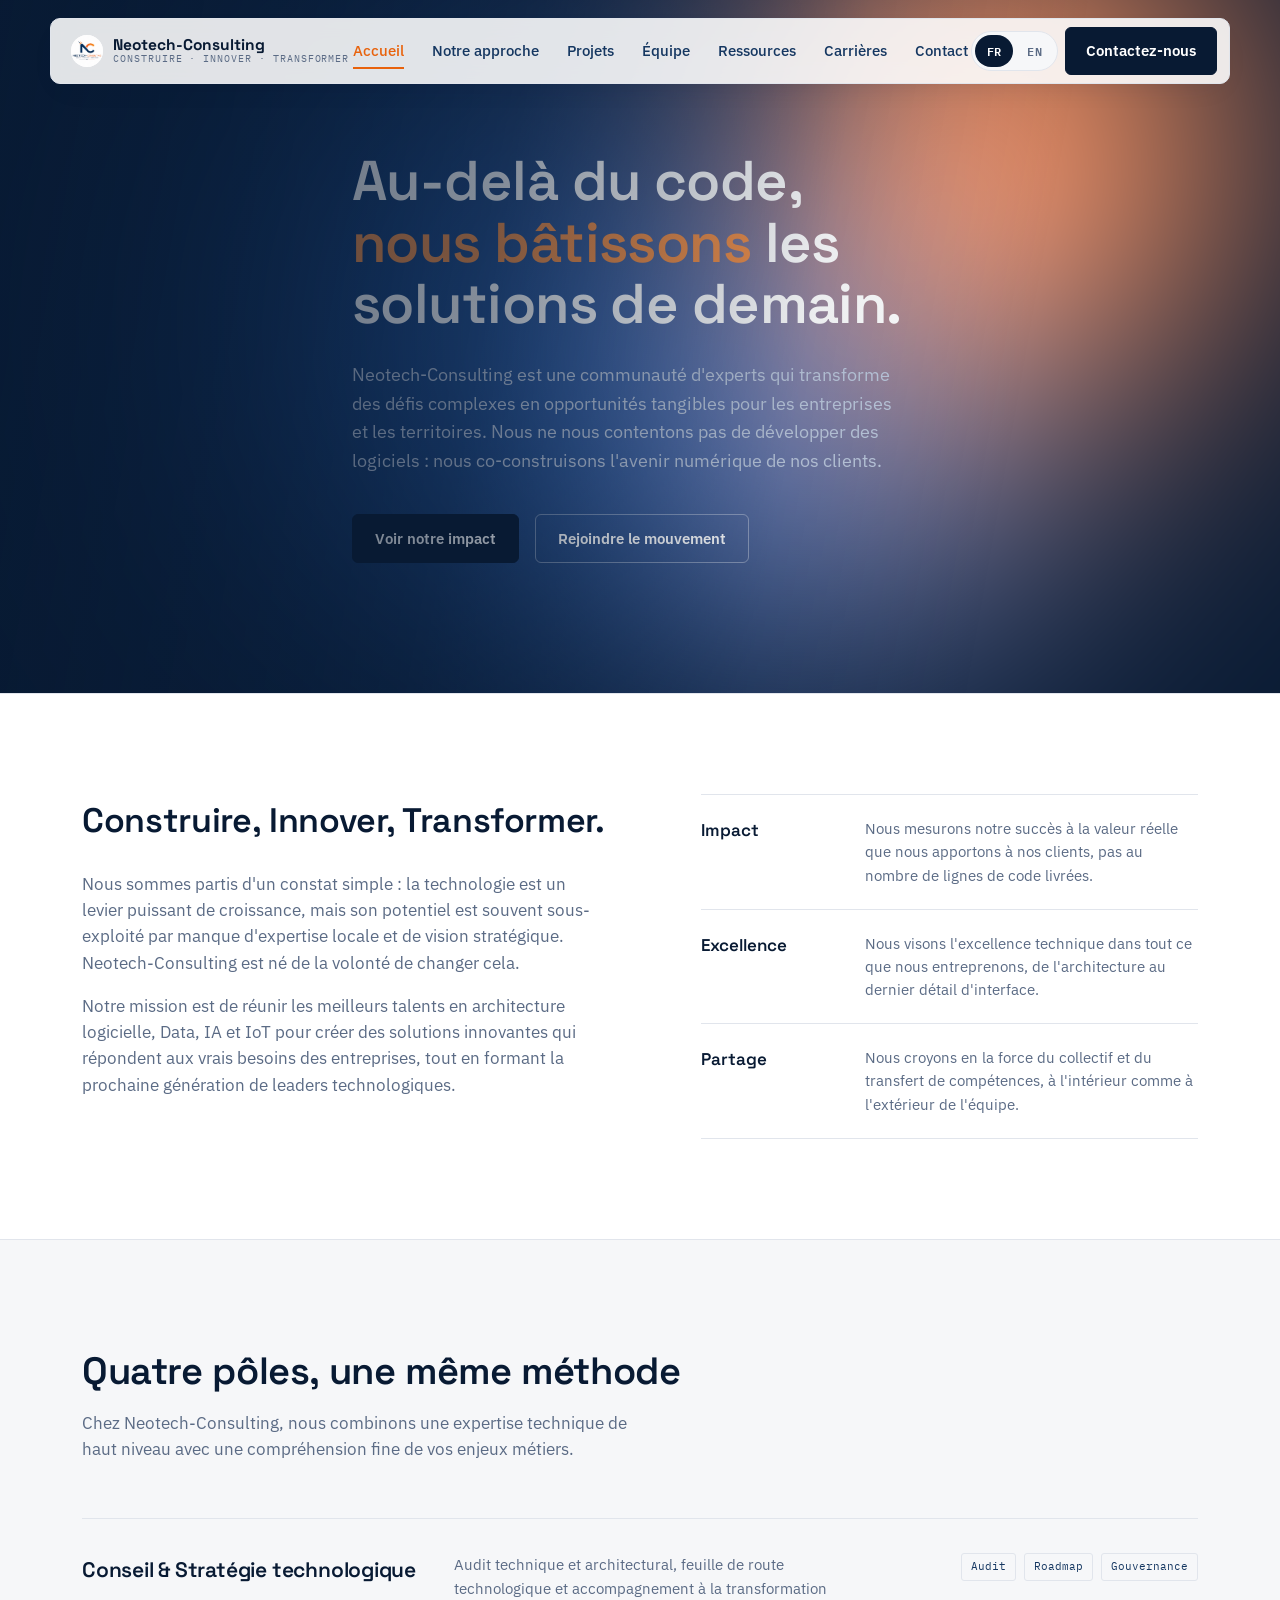
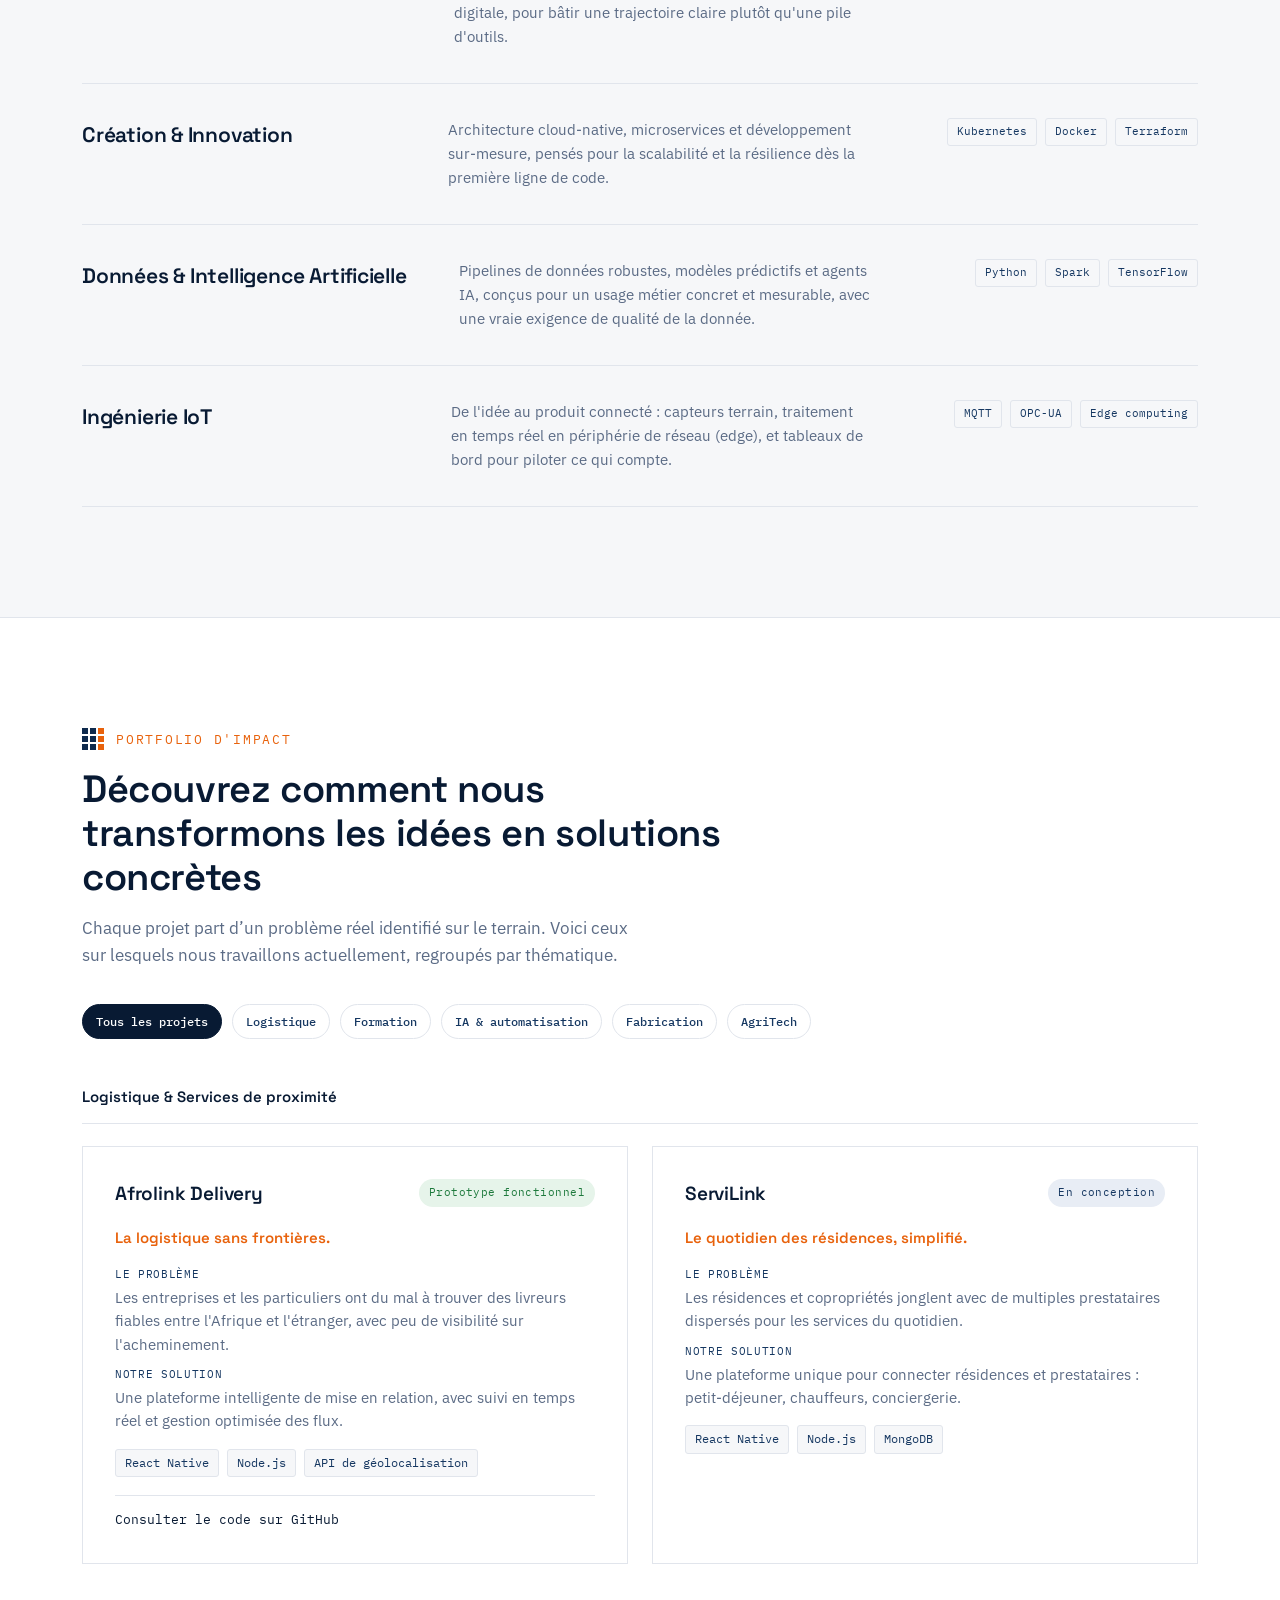
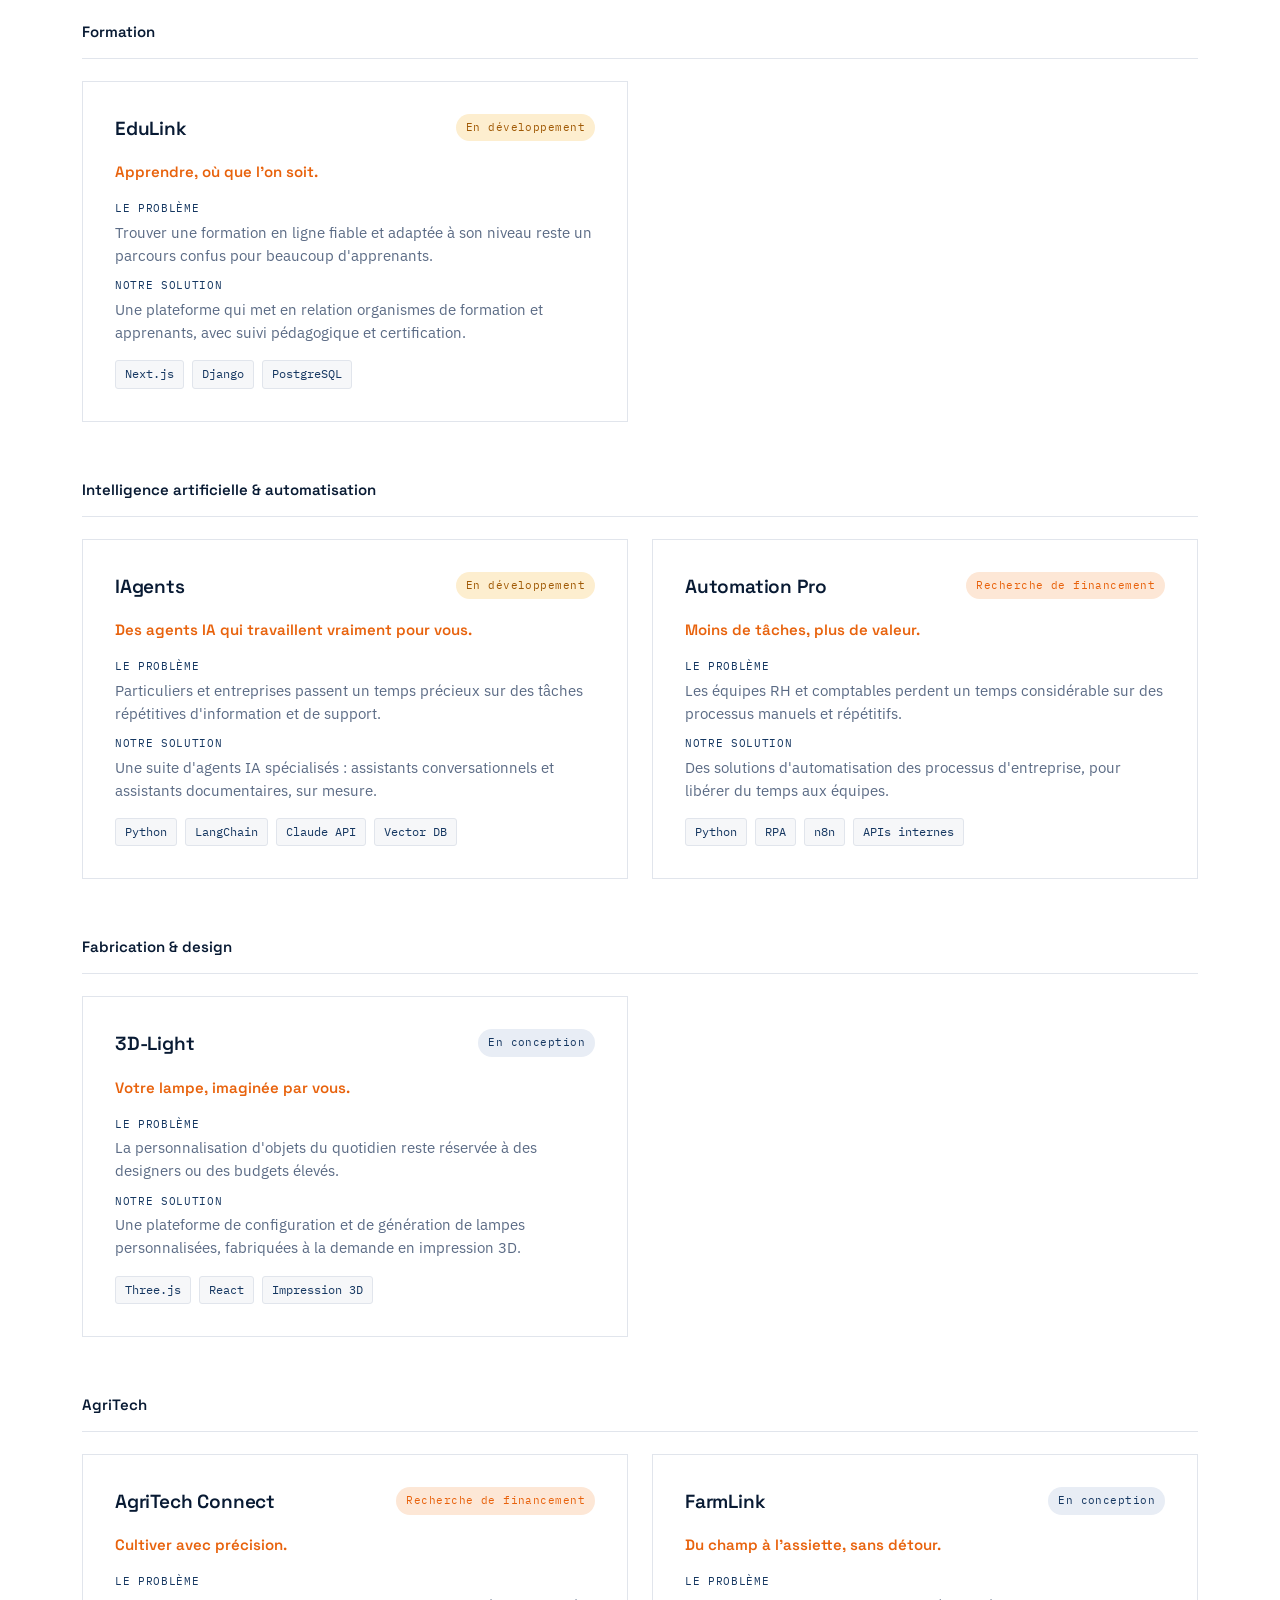
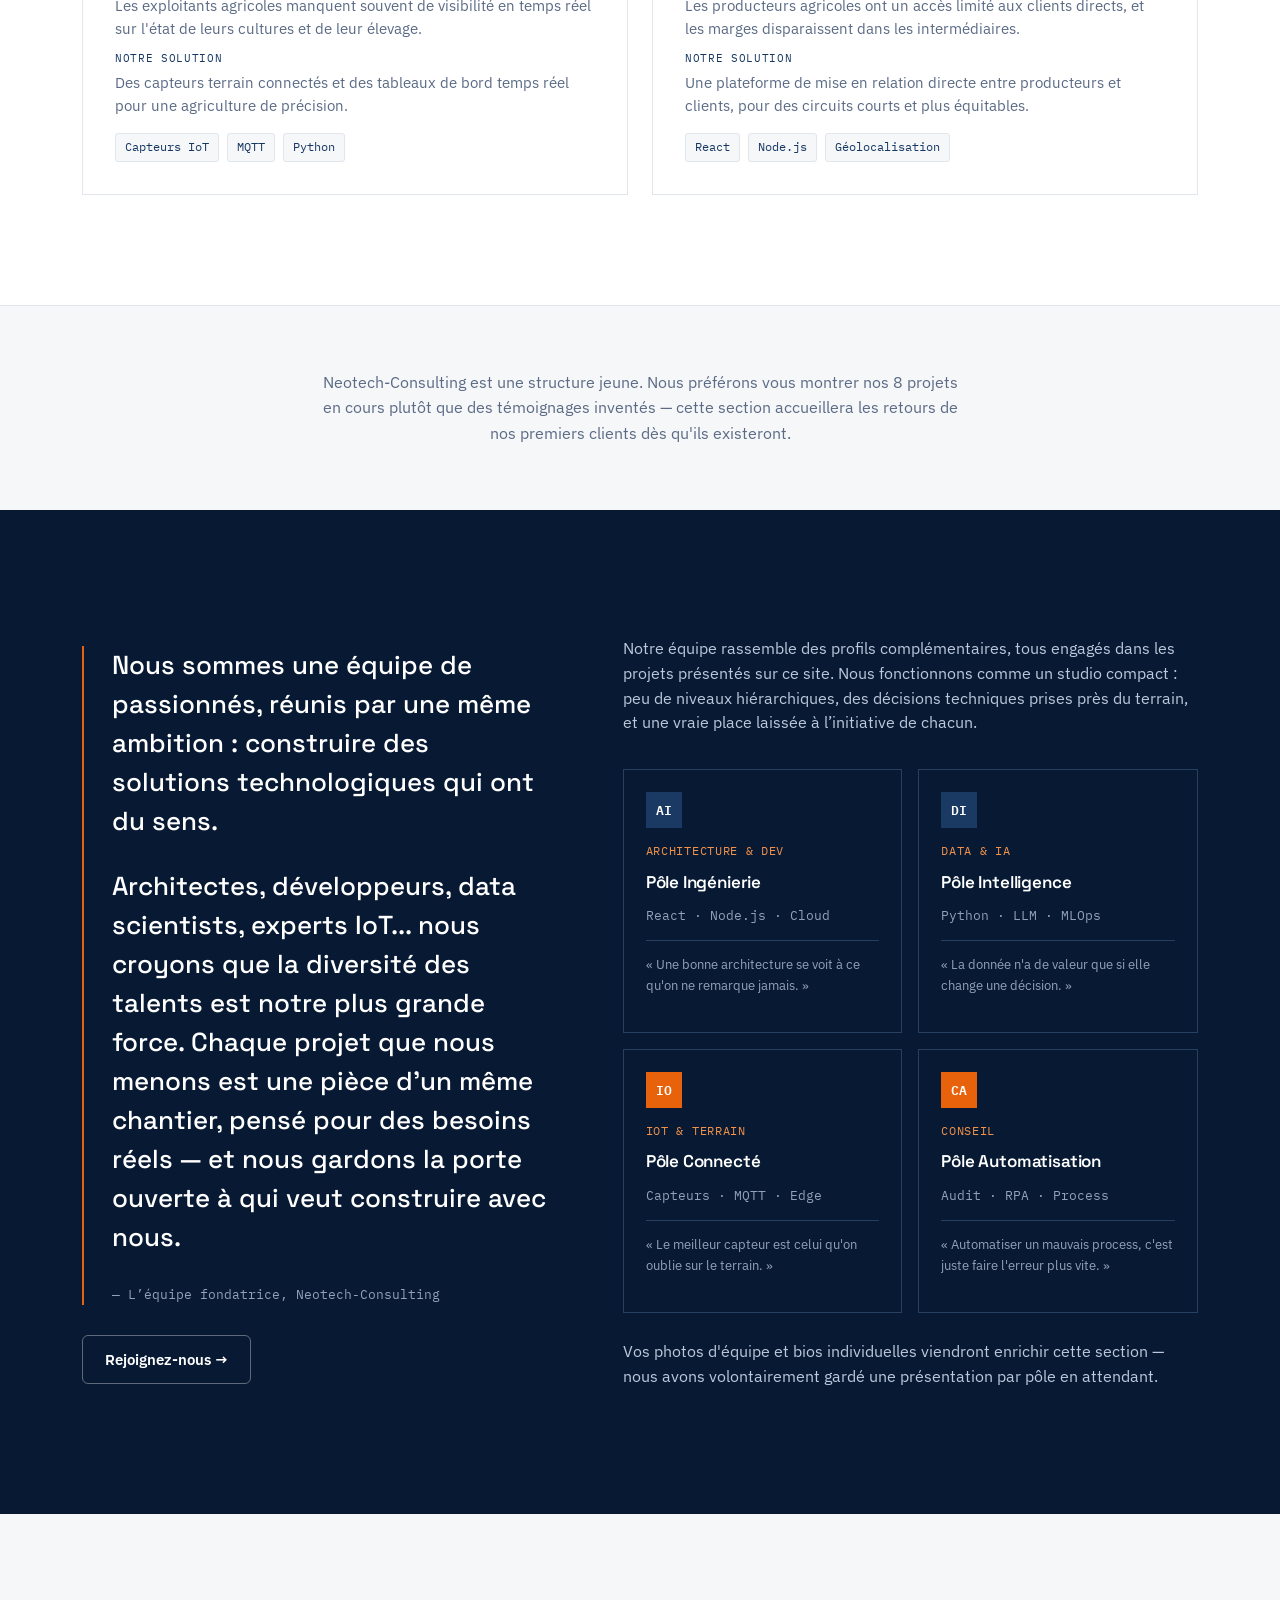
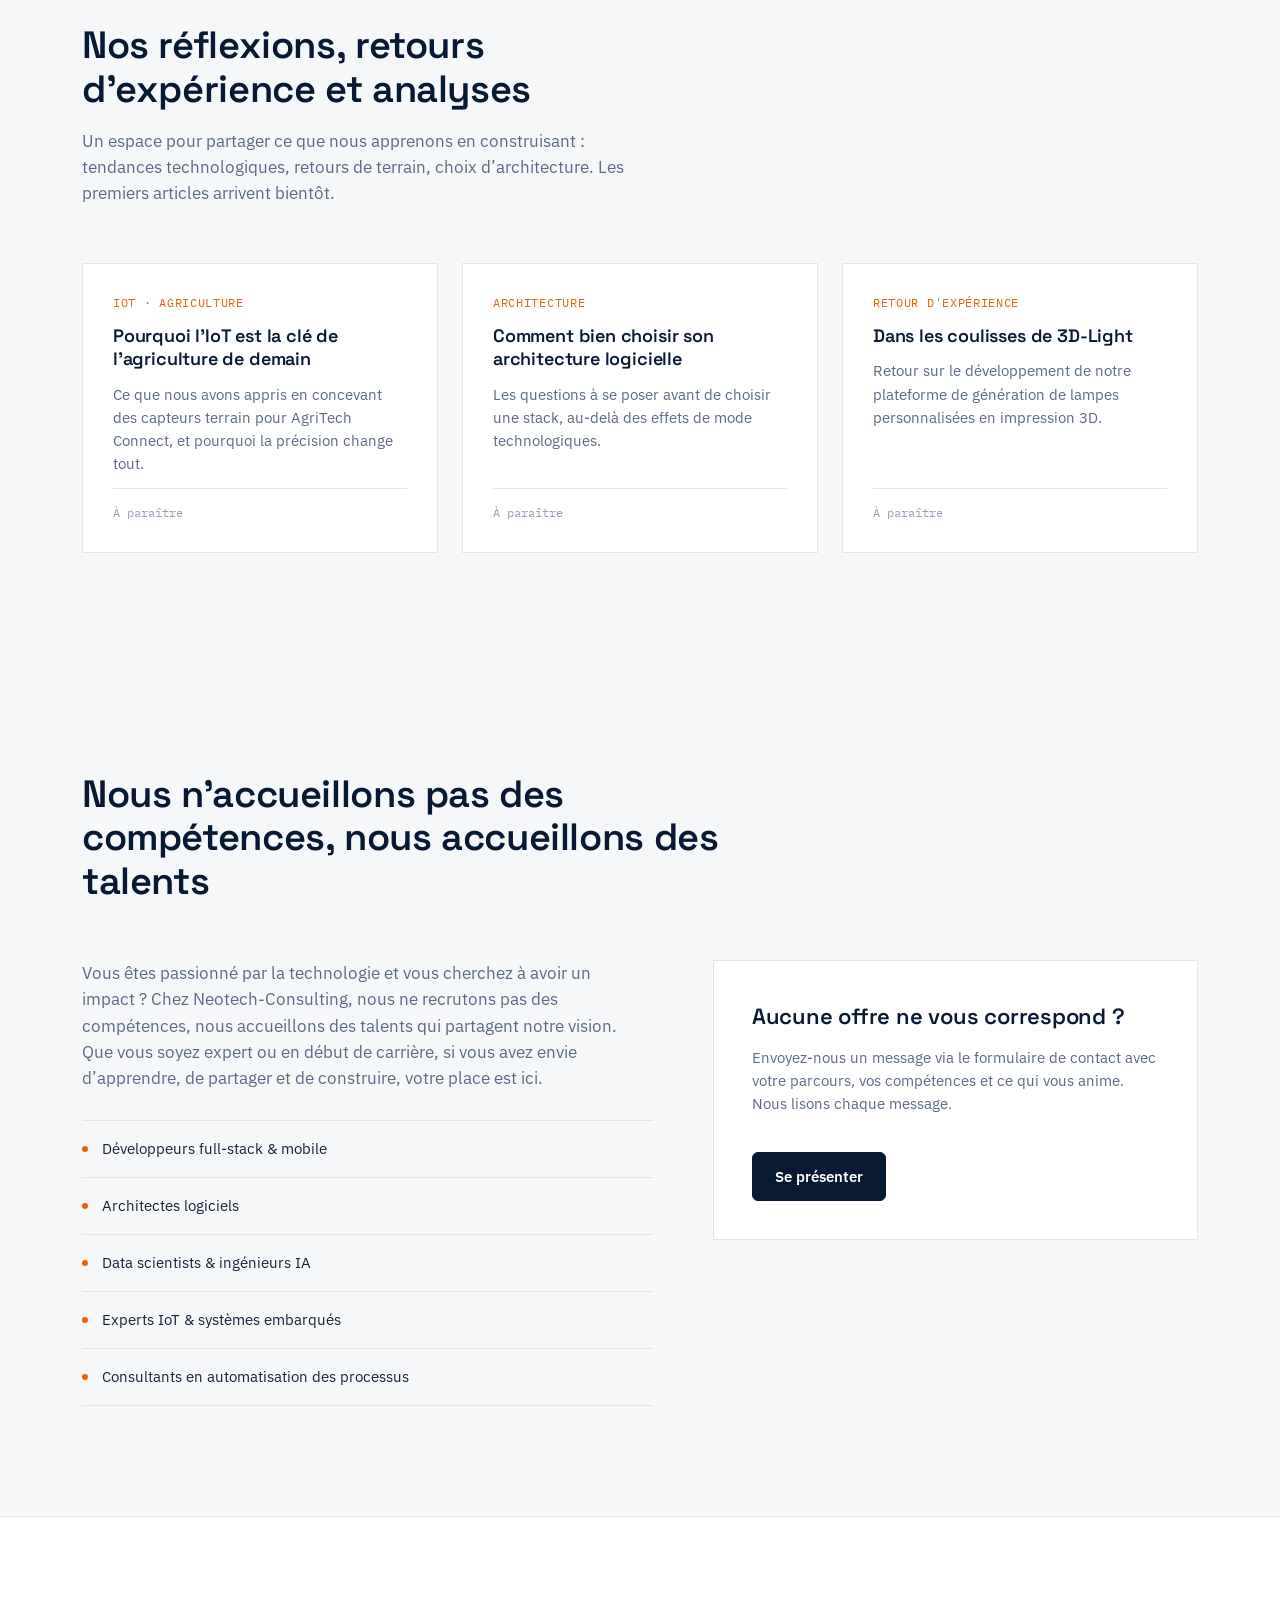
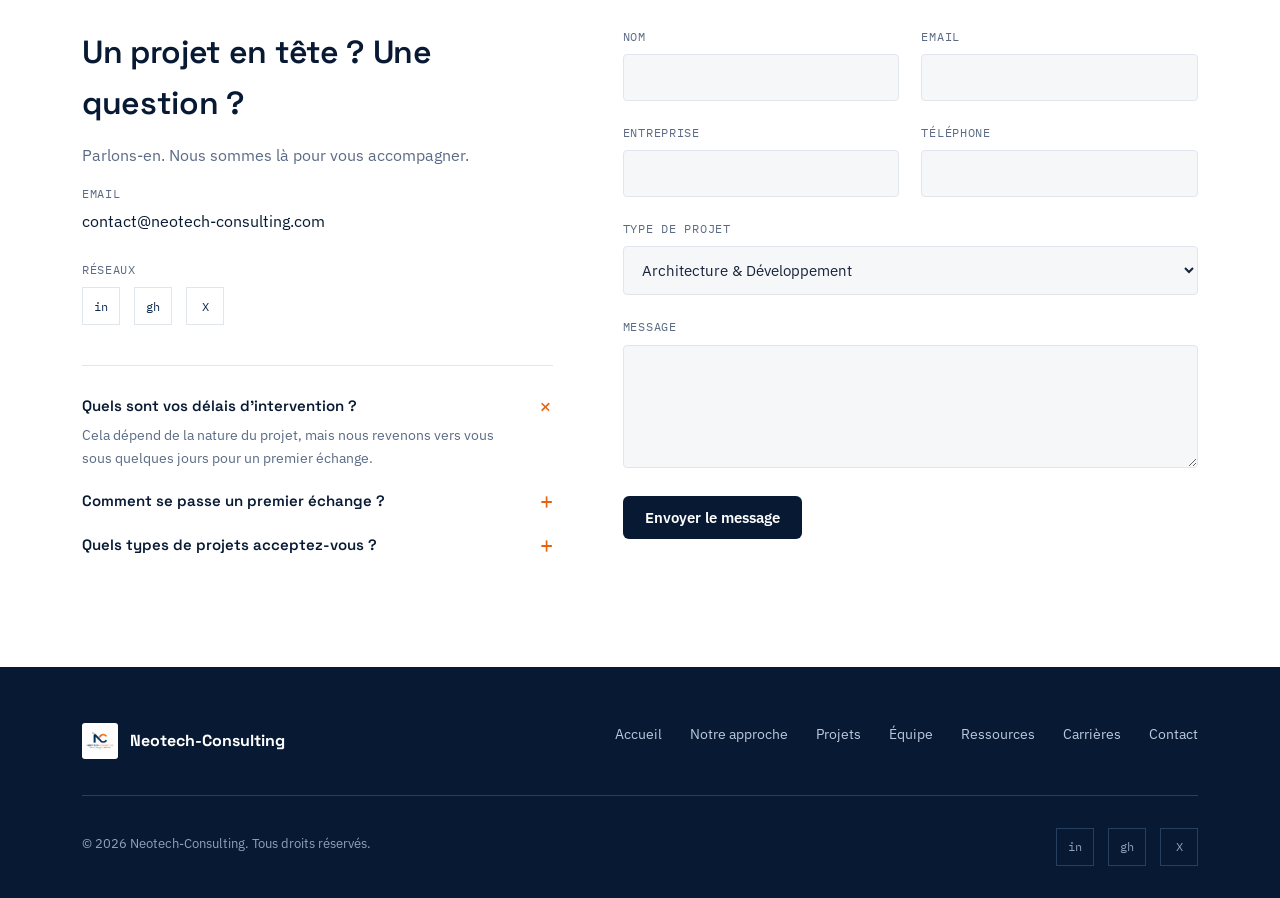
<file: index.html>
<!DOCTYPE html>
<html lang="fr">
<head>
<meta charset="UTF-8">
<meta name="viewport" content="width=device-width, initial-scale=1.0">
<title data-i18n="meta.title">Neotech-Consulting — Construire, Innover, Transformer.</title>
<link rel="preconnect" href="https://fonts.googleapis.com">
<link href="https://fonts.googleapis.com/css2?family=Space+Grotesk:wght@400;500;600;700&family=IBM+Plex+Sans:wght@400;500;600;700&family=IBM+Plex+Mono:wght@400;500;600&display=swap" rel="stylesheet">
<link rel="stylesheet" href="styles.css">
</head>
<body>

<header>
  <div class="wrap nav">
    <a href="#top" class="brand">
      <img src="images/logo.jpeg" alt="Neotech-Consulting">
      <span class="brand-text">Neotech-Consulting<small data-i18n="nav.tagline">Construire · Innover · Transformer</small></span>
    </a>
    <nav class="links">
      <a href="#accueil" data-i18n="nav.accueil">Accueil</a>
      <a href="#approche" data-i18n="nav.approche">Notre approche</a>
      <a href="#projets" data-i18n="nav.projets">Projets</a>
      <a href="#equipe" data-i18n="nav.equipe">Équipe</a>
      <a href="#ressources" data-i18n="nav.ressources">Ressources</a>
      <a href="#carrieres" data-i18n="nav.carrieres">Carrières</a>
      <a href="#contact" data-i18n="nav.contact">Contact</a>
    </nav>
    <div class="lang-switch" id="langSwitch" role="group" aria-label="Choisir la langue / Choose language">
      <button type="button" data-lang="fr" class="is-active">FR</button>
      <button type="button" data-lang="en">EN</button>
    </div>
    <button class="menu-toggle" type="button" aria-expanded="false" aria-controls="main-navigation" aria-label="Ouvrir le menu">
      <span></span><span></span><span></span>
    </button>
    <a href="#contact" class="btn btn-primary" data-i18n="nav.cta">Contactez-nous</a>
  </div>
</header>

<main id="top">

  <!-- HERO -->
  <section class="hero" id="accueil" style="padding-top:150px;">
    <canvas id="heroShader" class="hero-shader" aria-hidden="true"></canvas>
    <div class="wrap hero-inner">
      <div>
        <h1 data-i18n="hero.h1" data-i18n-html="1">Au-delà du code, <span class="accent">nous bâtissons</span> les solutions de demain.</h1>
        <p class="lede" data-i18n="hero.lede">Neotech-Consulting est une communauté d'experts qui transforme des défis complexes en opportunités tangibles pour les entreprises et les territoires. Nous ne nous contentons pas de développer des logiciels : nous co-construisons l'avenir numérique de nos clients.</p>
        <div class="hero-cta">
          <a href="#projets" class="btn btn-primary" data-i18n="hero.cta1">Voir notre impact</a>
          <a href="#carrieres" class="btn btn-ghost btn-on-dark" data-i18n="hero.cta2">Rejoindre le mouvement</a>
        </div>
      </div>
    </div>
  </section>

  <!-- MISSION -->
  <section class="mission">
    <div class="wrap mission-grid">
      <div data-reveal>
        <h2 data-i18n="mission.h2">Construire, Innover, Transformer.</h2>
        <p class="mission-text" data-i18n="mission.p1">Nous sommes partis d'un constat simple : la technologie est un levier puissant de croissance, mais son potentiel est souvent sous-exploité par manque d'expertise locale et de vision stratégique. Neotech-Consulting est né de la volonté de changer cela.</p>
        <p class="mission-text" data-i18n="mission.p2">Notre mission est de réunir les meilleurs talents en architecture logicielle, Data, IA et IoT pour créer des solutions innovantes qui répondent aux vrais besoins des entreprises, tout en formant la prochaine génération de leaders technologiques.</p>
      </div>
      <dl class="values-list" data-reveal>
        <div class="value-row">
          <dt data-i18n="value.impact.title">Impact</dt>
          <dd data-i18n="value.impact.desc">Nous mesurons notre succès à la valeur réelle que nous apportons à nos clients, pas au nombre de lignes de code livrées.</dd>
        </div>
        <div class="value-row">
          <dt data-i18n="value.excellence.title">Excellence</dt>
          <dd data-i18n="value.excellence.desc">Nous visons l'excellence technique dans tout ce que nous entreprenons, de l'architecture au dernier détail d'interface.</dd>
        </div>
        <div class="value-row">
          <dt data-i18n="value.partage.title">Partage</dt>
          <dd data-i18n="value.partage.desc">Nous croyons en la force du collectif et du transfert de compétences, à l'intérieur comme à l'extérieur de l'équipe.</dd>
        </div>
      </dl>
    </div>
  </section>

  <!-- NOTRE APPROCHE -->
  <section id="approche">
    <div class="wrap">
      <div class="section-head" data-reveal>
        <h2 data-i18n="approche.h2">Quatre pôles, une même méthode</h2>
        <p data-i18n="approche.p">Chez Neotech-Consulting, nous combinons une expertise technique de haut niveau avec une compréhension fine de vos enjeux métiers.</p>
      </div>
      <div class="services-list" data-reveal>
        <div class="service-row">
          <h3 data-i18n="svc.conseil.h3">Conseil &amp; Stratégie technologique</h3>
          <p data-i18n="svc.conseil.p">Audit technique et architectural, feuille de route technologique et accompagnement à la transformation digitale, pour bâtir une trajectoire claire plutôt qu'une pile d'outils.</p>
          <div class="svc-tech"><span data-i18n="svc.tag.audit">Audit</span><span data-i18n="svc.tag.roadmap">Roadmap</span><span data-i18n="svc.tag.gouvernance">Gouvernance</span></div>
        </div>
        <div class="service-row">
          <h3 data-i18n="svc.creation.h3">Création &amp; Innovation</h3>
          <p data-i18n="svc.creation.p">Architecture cloud-native, microservices et développement sur-mesure, pensés pour la scalabilité et la résilience dès la première ligne de code.</p>
          <div class="svc-tech"><span>Kubernetes</span><span>Docker</span><span>Terraform</span></div>
        </div>
        <div class="service-row">
          <h3 data-i18n="svc.donnees.h3">Données &amp; Intelligence Artificielle</h3>
          <p data-i18n="svc.donnees.p">Pipelines de données robustes, modèles prédictifs et agents IA, conçus pour un usage métier concret et mesurable, avec une vraie exigence de qualité de la donnée.</p>
          <div class="svc-tech"><span>Python</span><span>Spark</span><span>TensorFlow</span></div>
        </div>
        <div class="service-row">
          <h3 data-i18n="svc.iot.h3">Ingénierie IoT</h3>
          <p data-i18n="svc.iot.p">De l'idée au produit connecté : capteurs terrain, traitement en temps réel en périphérie de réseau (edge), et tableaux de bord pour piloter ce qui compte.</p>
          <div class="svc-tech"><span>MQTT</span><span>OPC-UA</span><span data-i18n="svc.tag.edge">Edge computing</span></div>
        </div>
      </div>
    </div>
  </section>

  <!-- PORTFOLIO D'IMPACT -->
  <section id="projets" style="background:var(--white); border-top:1px solid var(--line); border-bottom:1px solid var(--line);">
    <div class="wrap">
      <div class="section-head" data-reveal>
        <div class="eyebrow"><span class="pixel-mark"><span></span><span></span><span></span><span></span><span></span><span></span><span></span><span></span><span></span></span><span data-i18n="portfolio.eyebrow">Portfolio d'impact</span></div>
        <h2 data-i18n="portfolio.h2">Découvrez comment nous transformons les idées en solutions concrètes</h2>
        <p data-i18n="portfolio.p">Chaque projet part d'un problème réel identifié sur le terrain. Voici ceux sur lesquels nous travaillons actuellement, regroupés par thématique.</p>
      </div>

      <div class="project-filters" data-project-filters aria-label="Filtrer les projets par domaine"></div>
      <div data-portfolio-root>
        <p class="portfolio-loading" data-i18n="portfolio.loading">Chargement du portfolio…</p>
      </div>
    </div>
  </section>

  <!-- CONFIANCE / PREUVE SOCIALE -->
  <section class="trust">
    <div class="wrap">
      <p class="trust-statement" data-reveal data-trust-statement>Neotech-Consulting est une structure jeune. Nous préférons vous montrer nos projets en cours plutôt que des témoignages inventés — cette section accueillera les retours de nos premiers clients dès qu'ils existeront.</p>
    </div>
  </section>

  <!-- EQUIPE -->
  <section class="team" id="equipe">
    <div class="wrap team-grid">
      <div data-reveal>
        <div class="welcome-quote">
          <p data-i18n="team.welcome.p1">Nous sommes une équipe de passionnés, réunis par une même ambition : construire des solutions technologiques qui ont du sens.</p>
          <p data-i18n="team.welcome.p2">Architectes, développeurs, data scientists, experts IoT... nous croyons que la diversité des talents est notre plus grande force. Chaque projet que nous menons est une pièce d'un même chantier, pensé pour des besoins réels — et nous gardons la porte ouverte à qui veut construire avec nous.</p>
          <div class="sig" data-i18n="team.welcome.sig">— L'équipe fondatrice, Neotech-Consulting</div>
        </div>
        <a href="#carrieres" class="btn btn-ghost btn-on-dark" style="margin-top:30px;" data-i18n="team.join">Rejoignez-nous →</a>
      </div>
      <div class="team-side" data-reveal>
        <p data-i18n="team.side.p">Notre équipe rassemble des profils complémentaires, tous engagés dans les projets présentés sur ce site. Nous fonctionnons comme un studio compact : peu de niveaux hiérarchiques, des décisions techniques prises près du terrain, et une vraie place laissée à l'initiative de chacun.</p>
        <div class="founders">
          <div class="founder-card">
            <span class="avatar mono">AI</span>
            <div class="role" data-i18n="founder.eng.role">Architecture &amp; Dev</div>
            <h4 data-i18n="founder.eng.h4">Pôle Ingénierie</h4>
            <div class="stack mono">React · Node.js · Cloud</div>
            <p class="quote" data-i18n="founder.eng.quote">« Une bonne architecture se voit à ce qu'on ne remarque jamais. »</p>
          </div>
          <div class="founder-card">
            <span class="avatar mono">DI</span>
            <div class="role" data-i18n="founder.data.role">Data &amp; IA</div>
            <h4 data-i18n="founder.data.h4">Pôle Intelligence</h4>
            <div class="stack mono">Python · LLM · MLOps</div>
            <p class="quote" data-i18n="founder.data.quote">« La donnée n'a de valeur que si elle change une décision. »</p>
          </div>
          <div class="founder-card">
            <span class="avatar mono orange">IO</span>
            <div class="role" data-i18n="founder.iot.role">IoT &amp; Terrain</div>
            <h4 data-i18n="founder.iot.h4">Pôle Connecté</h4>
            <div class="stack mono">Capteurs · MQTT · Edge</div>
            <p class="quote" data-i18n="founder.iot.quote">« Le meilleur capteur est celui qu'on oublie sur le terrain. »</p>
          </div>
          <div class="founder-card">
            <span class="avatar mono orange">CA</span>
            <div class="role" data-i18n="founder.conseil.role">Conseil</div>
            <h4 data-i18n="founder.conseil.h4">Pôle Automatisation</h4>
            <div class="stack mono">Audit · RPA · Process</div>
            <p class="quote" data-i18n="founder.conseil.quote">« Automatiser un mauvais process, c'est juste faire l'erreur plus vite. »</p>
          </div>
        </div>
        <p class="team-photo-note" data-i18n="team.photo.note">Vos photos d'équipe et bios individuelles viendront enrichir cette section — nous avons volontairement gardé une présentation par pôle en attendant.</p>
      </div>
    </div>
  </section>

  <!-- RESSOURCES / ESPACE SAVOIR -->
  <section id="ressources">
    <div class="wrap">
      <div class="section-head" data-reveal>
        <h2 data-i18n="resources.h2">Nos réflexions, retours d'expérience et analyses</h2>
        <p data-i18n="resources.p">Un espace pour partager ce que nous apprenons en construisant : tendances technologiques, retours de terrain, choix d'architecture. Les premiers articles arrivent bientôt.</p>
      </div>
      <div class="resource-grid" data-reveal>
        <div class="resource-card">
          <span class="res-tag" data-i18n="res1.tag">IoT · Agriculture</span>
          <h3 data-i18n="res1.h3">Pourquoi l'IoT est la clé de l'agriculture de demain</h3>
          <p data-i18n="res1.p">Ce que nous avons appris en concevant des capteurs terrain pour AgriTech Connect, et pourquoi la précision change tout.</p>
          <span class="res-status" data-i18n="res.status">À paraître</span>
        </div>
        <div class="resource-card">
          <span class="res-tag" data-i18n="res2.tag">Architecture</span>
          <h3 data-i18n="res2.h3">Comment bien choisir son architecture logicielle</h3>
          <p data-i18n="res2.p">Les questions à se poser avant de choisir une stack, au-delà des effets de mode technologiques.</p>
          <span class="res-status" data-i18n="res.status">À paraître</span>
        </div>
        <div class="resource-card">
          <span class="res-tag" data-i18n="res3.tag">Retour d'expérience</span>
          <h3 data-i18n="res3.h3">Dans les coulisses de 3D-Light</h3>
          <p data-i18n="res3.p">Retour sur le développement de notre plateforme de génération de lampes personnalisées en impression 3D.</p>
          <span class="res-status" data-i18n="res.status">À paraître</span>
        </div>
      </div>
    </div>
  </section>

  <!-- CARRIERES -->
  <section id="carrieres">
    <div class="wrap">
      <div class="section-head" data-reveal>
        <h2 data-i18n="careers.h2">Nous n'accueillons pas des compétences, nous accueillons des talents</h2>
      </div>
      <div class="careers-grid" data-reveal>
        <div>
          <p class="careers-intro" data-i18n="careers.intro">Vous êtes passionné par la technologie et vous cherchez à avoir un impact ? Chez Neotech-Consulting, nous ne recrutons pas des compétences, nous accueillons des talents qui partagent notre vision. Que vous soyez expert ou en début de carrière, si vous avez envie d'apprendre, de partager et de construire, votre place est ici.</p>
          <ul class="career-list">
            <li><span class="dot"></span><span data-i18n="career.li1">Développeurs full-stack &amp; mobile</span></li>
            <li><span class="dot"></span><span data-i18n="career.li2">Architectes logiciels</span></li>
            <li><span class="dot"></span><span data-i18n="career.li3">Data scientists &amp; ingénieurs IA</span></li>
            <li><span class="dot"></span><span data-i18n="career.li4">Experts IoT &amp; systèmes embarqués</span></li>
            <li><span class="dot"></span><span data-i18n="career.li5">Consultants en automatisation des processus</span></li>
          </ul>
        </div>
        <div class="careers-panel">
          <h3 data-i18n="careers.panel.h3">Aucune offre ne vous correspond ?</h3>
          <p data-i18n="careers.panel.p">Envoyez-nous un message via le formulaire de contact avec votre parcours, vos compétences et ce qui vous anime. Nous lisons chaque message.</p>
          <a href="#contact" class="btn btn-primary" data-i18n="careers.panel.btn">Se présenter</a>
        </div>
      </div>
    </div>
  </section>

  <!-- CONTACT -->
  <section class="contact" id="contact">
    <div class="wrap contact-grid">
      <div class="contact-info" data-reveal>
        <h2 style="font-size:32px; font-weight:600;" data-i18n="contact.h2">Un projet en tête ? Une question ?</h2>
        <p class="contact-lede" data-i18n="contact.lede">Parlons-en. Nous sommes là pour vous accompagner.</p>
        <dl>
          <dt data-i18n="contact.dt.email">Email</dt>
          <dd><a href="mailto:contact@neotech-consulting.com">contact@neotech-consulting.com</a></dd>
          <dt data-i18n="contact.dt.social">Réseaux</dt>
          <dd>
            <div class="social-row">
              <a href="#" aria-label="LinkedIn">in</a>
              <a href="#" aria-label="GitHub">gh</a>
              <a href="#" aria-label="X / Twitter">X</a>
            </div>
          </dd>
        </dl>
        <div class="faq">
          <div class="faq-item">
            <h4 data-i18n="faq1.q">Quels sont vos délais d'intervention ?</h4>
            <p data-i18n="faq1.a">Cela dépend de la nature du projet, mais nous revenons vers vous sous quelques jours pour un premier échange.</p>
          </div>
          <div class="faq-item">
            <h4 data-i18n="faq2.q">Comment se passe un premier échange ?</h4>
            <p data-i18n="faq2.a">Un appel ou une visio de 30 à 45 minutes pour comprendre votre besoin, sans engagement de votre part.</p>
          </div>
          <div class="faq-item">
            <h4 data-i18n="faq3.q">Quels types de projets acceptez-vous ?</h4>
            <p data-i18n="faq3.a">Architecture logicielle, Data &amp; IA, IoT, ou conseil — que le projet soit déjà cadré ou encore à défricher.</p>
          </div>
        </div>
      </div>
      <form class="contact-form" data-reveal id="contactForm" name="contact" method="POST" data-netlify="true">
        <input type="hidden" name="form-name" value="contact">
        <div class="form-row">
          <div class="field">
            <label for="nom" data-i18n="form.label.nom">Nom</label>
            <input type="text" id="nom" name="nom" required>
          </div>
          <div class="field">
            <label for="email" data-i18n="form.label.email">Email</label>
            <input type="email" id="email" name="email" required>
          </div>
        </div>
        <div class="form-row">
          <div class="field">
            <label for="entreprise" data-i18n="form.label.entreprise">Entreprise</label>
            <input type="text" id="entreprise" name="entreprise">
          </div>
          <div class="field">
            <label for="telephone" data-i18n="form.label.telephone">Téléphone</label>
            <input type="tel" id="telephone" name="telephone">
          </div>
        </div>
        <div class="field">
          <label for="typeProjet" data-i18n="form.label.type">Type de projet</label>
          <select id="typeProjet" name="typeProjet">
            <option value="architecture" data-i18n="form.opt.architecture">Architecture &amp; Développement</option>
            <option value="donnees-ia" data-i18n="form.opt.donnees">Données &amp; IA</option>
            <option value="iot" data-i18n="form.opt.iot">Ingénierie IoT</option>
            <option value="conseil" data-i18n="form.opt.conseil">Conseil &amp; Stratégie</option>
            <option value="autre" data-i18n="form.opt.autre">Autre</option>
          </select>
        </div>
        <div class="field">
          <label for="message" data-i18n="form.label.message">Message</label>
          <textarea id="message" name="message" rows="5" required></textarea>
        </div>
        <button type="submit" class="btn btn-primary" data-i18n="form.submit">Envoyer le message</button>
        <span class="form-status" id="formStatus" data-i18n="form.status">Message envoyé — nous revenons vers vous rapidement.</span>
      </form>
    </div>
  </section>

</main>

<footer>
  <div class="wrap">
    <div class="footer-top">
      <div class="footer-brand">
        <img src="images/logo.jpeg" alt="Neotech-Consulting">
        <span class="footer-brand-text">Neotech-Consulting</span>
      </div>
      <nav class="footer-nav">
        <a href="#accueil" data-i18n="nav.accueil">Accueil</a>
        <a href="#approche" data-i18n="nav.approche">Notre approche</a>
        <a href="#projets" data-i18n="nav.projets">Projets</a>
        <a href="#equipe" data-i18n="nav.equipe">Équipe</a>
        <a href="#ressources" data-i18n="nav.ressources">Ressources</a>
        <a href="#carrieres" data-i18n="nav.carrieres">Carrières</a>
        <a href="#contact" data-i18n="nav.contact">Contact</a>
      </nav>
    </div>
    <div class="footer-bottom">
      <span data-i18n="footer.copyright">© 2026 Neotech-Consulting. Tous droits réservés.</span>
      <div class="social-row">
        <a href="#" aria-label="LinkedIn">in</a>
        <a href="#" aria-label="GitHub">gh</a>
        <a href="#" aria-label="X / Twitter">X</a>
      </div>
    </div>
  </div>
</footer>

<script src="script.js"></script>
<script src="portfolio.js"></script>

</body>
</html>
</file>
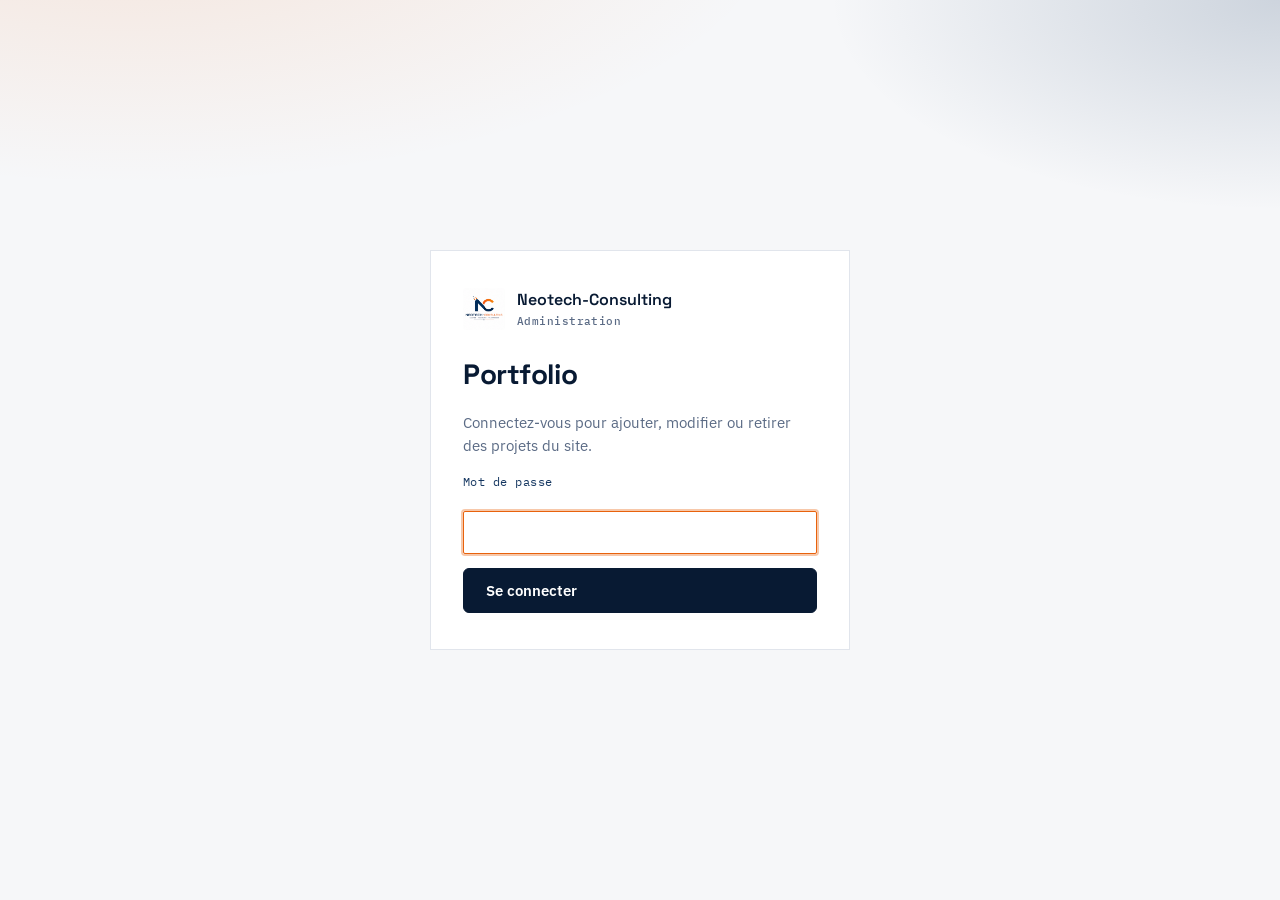
<file: admin/index.html>
<!DOCTYPE html>
<html lang="fr">
<head>
<meta charset="UTF-8">
<meta name="viewport" content="width=device-width, initial-scale=1.0">
<title>Admin portfolio — Neotech-Consulting</title>
<link rel="preconnect" href="https://fonts.googleapis.com">
<link href="https://fonts.googleapis.com/css2?family=Space+Grotesk:wght@400;500;600;700&family=IBM+Plex+Sans:wght@400;500;600;700&family=IBM+Plex+Mono:wght@400;500;600&display=swap" rel="stylesheet">
<link rel="stylesheet" href="../styles.css">
<link rel="stylesheet" href="admin.css">
</head>
<body class="admin-body">

  <div id="loginScreen" class="admin-login">
    <form id="loginForm" class="admin-login-card" autocomplete="on">
      <a class="admin-brand" href="../index.html">
        <img src="../images/logo.jpeg" alt="Neotech-Consulting">
        <span>Neotech-Consulting<small>Administration</small></span>
      </a>
      <h1>Portfolio</h1>
      <p>Connectez-vous pour ajouter, modifier ou retirer des projets du site.</p>
      <label for="password">Mot de passe</label>
      <input id="password" name="password" type="password" required autocomplete="current-password" autofocus>
      <p id="loginError" class="admin-error" hidden>Mot de passe incorrect.</p>
      <button type="submit" class="btn btn-primary">Se connecter</button>
    </form>
  </div>

  <div id="appScreen" class="admin-app" hidden>
    <header class="admin-top">
      <div class="wrap admin-top-inner">
        <a class="admin-brand" href="../index.html">
          <img src="../images/logo.jpeg" alt="Neotech-Consulting">
          <span>Neotech-Consulting<small>Administration portfolio</small></span>
        </a>
        <div class="admin-top-actions">
          <button type="button" id="btnPreview" class="btn btn-ghost">Prévisualiser</button>
          <button type="button" id="btnExport" class="btn btn-ghost">Exporter JSON</button>
          <label class="btn btn-ghost admin-file-btn">
            Importer JSON
            <input id="importFile" type="file" accept="application/json,.json" hidden>
          </label>
          <button type="button" id="btnLogout" class="btn btn-primary">Déconnexion</button>
        </div>
      </div>
    </header>

    <main class="wrap admin-main">
      <section class="admin-panel">
        <div class="admin-panel-head">
          <div>
            <h1>Projets</h1>
            <p id="projectCount">0 projet</p>
          </div>
          <button type="button" id="btnNewProject" class="btn btn-primary">Ajouter un projet</button>
        </div>
        <div id="projectList" class="admin-list"></div>
      </section>

      <section class="admin-panel" id="editorPanel" hidden>
        <div class="admin-panel-head">
          <div>
            <h2 id="editorTitle">Nouveau projet</h2>
            <p>Les champs FR et EN sont affichés selon la langue choisie sur le site public.</p>
          </div>
          <button type="button" id="btnCancelEdit" class="btn btn-ghost">Fermer</button>
        </div>

        <form id="projectForm" class="admin-form">
          <input type="hidden" id="editId">

          <div class="admin-grid-2">
            <div>
              <label for="fieldName">Nom du projet</label>
              <input id="fieldName" required maxlength="80" placeholder="Afrolink Delivery">
            </div>
            <div>
              <label for="fieldTheme">Thématique</label>
              <select id="fieldTheme" required></select>
            </div>
            <div>
              <label for="fieldStatus">Statut</label>
              <select id="fieldStatus" required></select>
            </div>
            <div>
              <label for="fieldOrder">Ordre d'affichage</label>
              <input id="fieldOrder" type="number" min="1" step="1" value="1">
            </div>
          </div>

          <fieldset>
            <legend>Accroche</legend>
            <div class="admin-grid-2">
              <div>
                <label for="taglineFr">Français</label>
                <input id="taglineFr" required maxlength="120">
              </div>
              <div>
                <label for="taglineEn">English</label>
                <input id="taglineEn" required maxlength="120">
              </div>
            </div>
          </fieldset>

          <fieldset>
            <legend>Problème</legend>
            <div class="admin-grid-2">
              <div>
                <label for="problemFr">Français</label>
                <textarea id="problemFr" rows="4" required></textarea>
              </div>
              <div>
                <label for="problemEn">English</label>
                <textarea id="problemEn" rows="4" required></textarea>
              </div>
            </div>
          </fieldset>

          <fieldset>
            <legend>Solution</legend>
            <div class="admin-grid-2">
              <div>
                <label for="solutionFr">Français</label>
                <textarea id="solutionFr" rows="4" required></textarea>
              </div>
              <div>
                <label for="solutionEn">English</label>
                <textarea id="solutionEn" rows="4" required></textarea>
              </div>
            </div>
          </fieldset>

          <div class="admin-grid-2">
            <div>
              <label for="fieldTech">Technologies <span class="hint">(séparées par des virgules)</span></label>
              <input id="fieldTech" placeholder="React, Node.js, PostgreSQL">
            </div>
            <div>
              <label for="fieldLinkUrl">Lien (optionnel)</label>
              <input id="fieldLinkUrl" type="url" placeholder="https://…">
            </div>
            <div>
              <label for="linkLabelFr">Libellé du lien — FR</label>
              <input id="linkLabelFr" placeholder="Consulter le code sur GitHub">
            </div>
            <div>
              <label for="linkLabelEn">Link label — EN</label>
              <input id="linkLabelEn" placeholder="View the code on GitHub">
            </div>
          </div>

          <div class="admin-form-actions">
            <button type="submit" class="btn btn-primary">Enregistrer</button>
            <button type="button" id="btnDeleteProject" class="btn btn-danger" hidden>Supprimer</button>
          </div>
        </form>
      </section>

      <section class="admin-panel">
        <div class="admin-panel-head">
          <div>
            <h2>Thématiques</h2>
            <p>Ajoutez une thématique pour classer de nouveaux projets.</p>
          </div>
        </div>
        <form id="themeForm" class="admin-form admin-theme-form">
          <div class="admin-grid-2">
            <div>
              <label for="themeId">Identifiant <span class="hint">(minuscules, sans espaces)</span></label>
              <input id="themeId" required pattern="[a-z0-9-]+" placeholder="sante">
            </div>
            <div>
              <label for="themeFilterFr">Filtre FR</label>
              <input id="themeFilterFr" required placeholder="Santé">
            </div>
            <div>
              <label for="themeLabelFr">Titre de section FR</label>
              <input id="themeLabelFr" required placeholder="Santé & bien-être">
            </div>
            <div>
              <label for="themeLabelEn">Section title EN</label>
              <input id="themeLabelEn" required placeholder="Health & wellness">
            </div>
            <div>
              <label for="themeFilterEn">Filter EN</label>
              <input id="themeFilterEn" required placeholder="Health">
            </div>
          </div>
          <div class="admin-form-actions">
            <button type="submit" class="btn btn-primary">Ajouter la thématique</button>
          </div>
        </form>
        <ul id="themeList" class="admin-theme-list"></ul>
      </section>

      <aside class="admin-help">
        <h2>Publier sur le site</h2>
        <ol>
          <li>Modifiez les projets ici — les changements sont sauvegardés localement dans ce navigateur.</li>
          <li>Cliquez sur <strong>Exporter JSON</strong> pour télécharger <code>portfolio.json</code>.</li>
          <li>Remplacez le fichier <code>data/portfolio.json</code> du dépôt par ce fichier, puis déployez.</li>
          <li><strong>Prévisualiser</strong> ouvre le site avec votre brouillon (onglet de session).</li>
        </ol>
        <p class="hint">Mot de passe par défaut : <code>neotech-admin</code> — changez le hash dans <code>admin/admin.js</code> avant la mise en production.</p>
      </aside>
    </main>
  </div>

<script src="admin.js"></script>
</body>
</html>
</file>
<file: styles.css>
:root{
    --navy-950:#081a33;
    --navy-800:#0e2a4d;
    --navy-700:#153761;
    --navy-600:#1b3a63;
    --orange-500:#e8620c;
    --orange-400:#f2914a;
    --orange-100:#fde7d6;
    --paper:#f6f7f9;
    --white:#ffffff;
    --ink:#16233a;
    --slate:#5b6b85;
    --slate-light:#93a1b8;
    --line:#e1e5ec;
    --line-dark:#28405f;
    --radius:2px;
    --maxw:1180px;
  }
  *{box-sizing:border-box;}
  html{scroll-behavior:smooth; scroll-padding-top:100px;}
  @media (prefers-reduced-motion: reduce){
    html{scroll-behavior:auto;}
    *{animation-duration:0.001ms !important; animation-iteration-count:1 !important; transition-duration:0.001ms !important;}
  }
  body{
    margin:0;
    background:var(--paper);
    color:var(--ink);
    font-family:'IBM Plex Sans', sans-serif;
    font-size:16px;
    line-height:1.6;
    -webkit-font-smoothing:antialiased;
  }
  h1,h2,h3,h4{
    font-family:'Space Grotesk', sans-serif;
    margin:0;
    color:var(--navy-950);
    letter-spacing:-0.01em;
  }
  a{color:inherit;}
  .wrap{max-width:var(--maxw); margin:0 auto; padding:0 32px;}
  .mono{font-family:'IBM Plex Mono', monospace;}

  /* ---------- eyebrow (reserved for the Portfolio section only — see design notes) ---------- */
  .eyebrow{
    font-family:'IBM Plex Mono', monospace;
    font-size:12.5px;
    letter-spacing:0.14em;
    text-transform:uppercase;
    color:var(--orange-500);
    display:flex;
    align-items:center;
    gap:12px;
    margin-bottom:18px;
  }
  .pixel-mark{
    display:inline-grid;
    grid-template-columns:repeat(3, 6px);
    grid-template-rows:repeat(3, 6px);
    gap:2px;
    flex-shrink:0;
  }
  .pixel-mark span{
    width:6px; height:6px;
    background:var(--navy-800);
    opacity:0;
    transform:scale(0.3);
    transition:opacity .45s ease, transform .45s ease;
  }
  .pixel-mark span:nth-child(3n){background:var(--orange-500);}
  .pixel-mark.is-visible span{opacity:1; transform:scale(1);}
  .pixel-mark span:nth-child(1){transition-delay:0ms;}
  .pixel-mark span:nth-child(2){transition-delay:40ms;}
  .pixel-mark span:nth-child(3){transition-delay:80ms;}
  .pixel-mark span:nth-child(4){transition-delay:120ms;}
  .pixel-mark span:nth-child(5){transition-delay:160ms;}
  .pixel-mark span:nth-child(6){transition-delay:200ms;}
  .pixel-mark span:nth-child(7){transition-delay:240ms;}
  .pixel-mark span:nth-child(8){transition-delay:280ms;}
  .pixel-mark span:nth-child(9){transition-delay:320ms;}

  /* ---------- header ---------- */
  header{
    position:fixed; top:18px; left:50%; transform:translateX(-50%);
    z-index:100;
    width:min(94%, 1180px);
    background:rgba(255,255,255,0.88);
    backdrop-filter:blur(10px);
    -webkit-backdrop-filter:blur(10px);
    border:1px solid var(--line);
    border-radius:10px;
    box-shadow:0 10px 30px -14px rgba(8,26,51,0.16);
  }
  header .wrap{padding:0 12px 0 20px;}
  .nav{
    display:flex; align-items:center; justify-content:space-between;
    height:64px;
  }
  .brand{display:flex; align-items:center; gap:10px; text-decoration:none;}
  .brand img{height:32px; width:32px; object-fit:contain; display:block; border-radius:50%; background:var(--white);}
  .brand-text{font-family:'Space Grotesk', sans-serif; font-weight:700; font-size:15.5px; color:var(--navy-950); line-height:1.15;}
  .brand-text small{display:block; font-family:'IBM Plex Mono', monospace; font-weight:400; font-size:9.5px; letter-spacing:.1em; color:var(--slate); text-transform:uppercase;}
  nav.links{display:flex; gap:28px; align-items:center;}
  header .btn-primary{border-radius:6px; padding:11px 20px;}
  nav.links a{
    text-decoration:none; color:var(--navy-700); font-size:14.5px; font-weight:500;
    position:relative; padding:6px 0;
  }
  nav.links a::after{
    content:''; position:absolute; left:0; bottom:0; width:0; height:2px; background:var(--orange-500);
    transition:width .25s ease;
  }
  nav.links a:hover::after{width:100%;}
  nav.links a.is-active{color:var(--orange-500);}
  nav.links a.is-active::after{width:100%;}
  .btn{
    font-family:'IBM Plex Sans', sans-serif;
    font-size:14.5px; font-weight:600;
    text-decoration:none;
    padding:12px 22px;
    border-radius:6px;
    display:inline-flex; align-items:center; gap:8px;
    transition:transform .2s ease, background .2s ease, border-color .2s ease;
    white-space:nowrap;
  }
  .btn-primary{background:var(--navy-950); color:var(--white); border:1px solid var(--navy-950);}
  .btn-primary:hover{background:var(--orange-500); border-color:var(--orange-500); transform:translateY(-2px);}
  .btn-ghost{background:transparent; color:var(--navy-950); border:1px solid var(--navy-800);}
  .btn-ghost:hover{border-color:var(--orange-500); color:var(--orange-500); transform:translateY(-2px);}
  .btn-on-dark{color:var(--white); border-color:rgba(255,255,255,0.35);}
  .btn-on-dark:hover{border-color:var(--orange-400); color:var(--orange-400);}
  .menu-toggle{display:none; background:none; border:none; cursor:pointer; padding:8px;}
  .menu-toggle span{display:block; width:22px; height:2px; background:var(--navy-950); margin:5px 0;}

  /* ---------- language switch ---------- */
  .lang-switch{
    display:flex; align-items:center; gap:2px;
    background:var(--paper); border:1px solid var(--line); border-radius:999px;
    padding:3px; flex-shrink:0;
  }
  .lang-switch button{
    appearance:none; border:none; background:transparent; cursor:pointer;
    font-family:'IBM Plex Mono', monospace; font-size:12px; font-weight:600; letter-spacing:.02em;
    color:var(--slate); padding:6px 12px; border-radius:999px;
    transition:background .2s ease, color .2s ease;
  }
  .lang-switch button.is-active{background:var(--navy-950); color:var(--white);}
  .lang-switch button:not(.is-active):hover{color:var(--navy-950);}

  .lang-switch{display:flex; align-items:center; gap:2px; background:var(--paper); border:1px solid var(--line); border-radius:999px; padding:3px; margin-right:4px;}
  .lang-btn{
    appearance:none; border:none; background:transparent; cursor:pointer;
    font-family:'IBM Plex Mono', monospace; font-size:12px; font-weight:600; letter-spacing:.03em;
    color:var(--slate); padding:6px 11px; border-radius:999px; line-height:1;
    transition:background .2s ease, color .2s ease;
  }
  .lang-btn:hover{color:var(--navy-950);}
  .lang-btn.is-active{background:var(--navy-950); color:var(--white);}

  /* ---------- hero ---------- */
  /* A single ambient WebGL backdrop is the hero's one bold gesture — everything else
     in the page is deliberately quieter so this stays the memorable moment. */
  .hero{
    position:relative;
    /* Static fallback gradient: what visitors see if WebGL/JS is unavailable, or
       before the canvas has painted its first frame. Kept close in feel to the
       shader itself so there's no visible swap. */
    background:
      radial-gradient(ellipse 60% 70% at 78% 30%, rgba(232,98,12,0.35) 0%, transparent 60%),
      radial-gradient(ellipse 70% 80% at 15% 75%, rgba(27,58,99,0.55) 0%, transparent 65%),
      var(--navy-950);
    color:var(--white);
    overflow:hidden;
    padding:150px 0 130px;
    min-height:560px;
    display:flex;
    align-items:center;
  }
  .hero-shader{
    position:absolute; inset:0;
    width:100%; height:100%;
    display:block;
  }
  .hero::after{
    content:'';
    position:absolute; inset:0;
    /* Scrim confined to roughly the text column so the glow stays visible across
       the rest of the hero instead of being washed out everywhere. */
    background:linear-gradient(100deg, rgba(8,26,51,0.72) 0%, rgba(8,26,51,0.5) 38%, rgba(8,26,51,0.08) 62%, transparent 78%);
    pointer-events:none;
  }
  .hero-inner{position:relative;}
  .hero h1{
    font-size:clamp(36px, 4.4vw, 56px);
    line-height:1.1;
    font-weight:600;
    color:var(--white);
    max-width:16ch;
  }
  .hero h1 .accent{
    color:var(--orange-400);
  }
  .hero p.lede{
    margin-top:26px;
    font-size:18px;
    color:#bcc8dc;
    max-width:50ch;
  }
  .hero-cta{margin-top:38px; display:flex; gap:16px; flex-wrap:wrap;}

  section{padding:110px 0;}
  .section-head{max-width:640px; margin-bottom:56px;}
  .section-head h2{font-size:clamp(28px, 3vw, 38px); font-weight:600; line-height:1.15;}
  .section-head p{margin-top:16px; color:var(--slate); font-size:16.5px; max-width:56ch;}

  /* ---------- mission ---------- */
  .mission{background:var(--white); border-top:1px solid var(--line); border-bottom:1px solid var(--line); padding:100px 0;}
  .mission-grid{display:grid; grid-template-columns:1.05fr 0.95fr; gap:70px; align-items:start;}
  .mission h2{font-size:clamp(26px, 2.8vw, 34px); font-weight:600; margin-bottom:22px;}
  .mission-text{color:var(--slate); font-size:16.5px; max-width:52ch;}
  .mission-text + .mission-text{margin-top:14px;}
  .values-list{margin:0; display:flex; flex-direction:column;}
  .value-row{padding:22px 0; border-top:1px solid var(--line); display:grid; grid-template-columns:140px 1fr; gap:24px;}
  .value-row:last-child{border-bottom:1px solid var(--line);}
  .value-row dt{font-family:'Space Grotesk', sans-serif; font-weight:600; font-size:17px; color:var(--navy-950);}
  .value-row dd{margin:0; color:var(--slate); font-size:14.5px;}

  /* ---------- services (Notre approche) ---------- */
  .services-list{display:flex; flex-direction:column;}
  .service-row{
    padding:34px 0;
    border-top:1px solid var(--line);
    display:grid;
    grid-template-columns:1fr 1.4fr auto;
    gap:32px;
    align-items:start;
  }
  .services-list .service-row:last-child{border-bottom:1px solid var(--line);}
  .service-row h3{font-size:21px; font-weight:600;}
  .service-row p{margin:0; color:var(--slate); font-size:15px; max-width:46ch;}
  .svc-tech{display:flex; flex-wrap:wrap; gap:8px; align-content:flex-start; justify-self:end;}
  .svc-tech span{
    font-family:'IBM Plex Mono', monospace; font-size:11px; color:var(--navy-700);
    border:1px solid var(--line); padding:4px 9px; border-radius:3px; white-space:nowrap;
  }

  /* ---------- projects ---------- */
  .projects-grid{display:grid; grid-template-columns:repeat(2, 1fr); gap:24px;}
  .project-card{
    background:var(--white);
    border:1px solid var(--line);
    padding:32px;
    display:flex; flex-direction:column; gap:16px;
    transition:border-color .2s ease, transform .2s ease;
  }
  .project-card:hover{border-color:var(--navy-800); transform:translateY(-3px);}
  .project-top{display:flex; align-items:flex-start; justify-content:space-between; gap:12px;}
  .project-card h3{font-size:19px; font-weight:600;}
  .status{
    font-family:'IBM Plex Mono', monospace; font-size:11px; letter-spacing:.04em;
    padding:5px 10px; border-radius:20px; white-space:nowrap; flex-shrink:0;
  }
  .status-mvp{background:#e6f4ea; color:#1e7a3d;}
  .status-dev{background:#fdeecf; color:#a05a06;}
  .status-conception{background:#e8edf5; color:var(--navy-700);}
  .status-recherche{background:var(--orange-100); color:var(--orange-500);}
  .tech-tags{display:flex; flex-wrap:wrap; gap:8px;}
  .tech-tags span{
    font-family:'IBM Plex Mono', monospace; font-size:11.5px; color:var(--navy-700);
    background:var(--paper); border:1px solid var(--line); padding:4px 9px; border-radius:3px;
  }
  .project-link{
    font-family:'IBM Plex Mono', monospace; font-size:13px; color:var(--navy-950);
    text-decoration:none; display:inline-flex; align-items:center; gap:6px;
    border-top:1px solid var(--line); padding-top:14px; margin-top:2px;
  }
  .project-link:hover{color:var(--orange-500);}

  /* ---------- theme groups & problem/solution ---------- */
  .theme-group + .theme-group{margin-top:56px;}
  .project-filters{display:flex; flex-wrap:wrap; gap:10px; margin:-20px 0 46px;}
  .project-filters button{
    appearance:none; border:1px solid var(--line); background:var(--white); color:var(--navy-700);
    padding:9px 13px; border-radius:999px; cursor:pointer; font:500 12px 'IBM Plex Mono', monospace;
    transition:background .2s ease, color .2s ease, border-color .2s ease, transform .2s ease;
  }
  .project-filters button:hover{border-color:var(--orange-500); color:var(--orange-500); transform:translateY(-1px);}
  .project-filters button.is-active{background:var(--navy-950); border-color:var(--navy-950); color:var(--white);}
  .theme-group.is-hidden{display:none;}
  .portfolio-loading,
  .portfolio-error{
    color:var(--slate); font-size:15px; padding:12px 0 40px;
  }
  .portfolio-error{color:var(--orange-500);}
  .theme-title{
    font-family:'Space Grotesk', sans-serif; font-size:15px; font-weight:600;
    color:var(--navy-950); margin-bottom:22px; padding-bottom:14px; border-bottom:1px solid var(--line);
  }
  .project-card .tagline{font-family:'Space Grotesk', sans-serif; font-size:15px; font-weight:600; color:var(--orange-500); margin:0;}
  .problem-solution{display:flex; flex-direction:column; gap:10px;}
  .problem-solution p{margin:0; color:var(--slate); font-size:14.5px;}
  .ps-label{display:block; font-family:'IBM Plex Mono', monospace; font-size:11px; text-transform:uppercase; letter-spacing:.06em; color:var(--navy-700); margin-bottom:3px;}

  /* ---------- trust / social proof ---------- */
  .trust{background:var(--paper); padding:64px 0;}
  .trust-statement{
    max-width:640px; color:var(--slate); font-size:15.5px; line-height:1.65; margin:0 auto; text-align:center;
  }

  .team{background:var(--navy-950); color:var(--white);}
  .team-grid{display:grid; grid-template-columns:0.9fr 1.1fr; gap:70px; align-items:start;}
  .welcome-quote{
    font-family:'Space Grotesk', sans-serif;
    font-size:clamp(20px, 2.3vw, 26px);
    line-height:1.5;
    font-weight:500;
    color:var(--white);
    border-left:2px solid var(--orange-500);
    padding-left:28px;
  }
  .welcome-quote p + p{margin-top:20px;}
  .welcome-quote .sig{margin-top:28px; font-family:'IBM Plex Mono', monospace; font-size:13px; color:var(--slate-light); font-weight:400;}
  .team-side p{color:#bcc8dc; font-size:15.5px;}
  .team-side p + p{margin-top:14px;}
  .founders{margin-top:34px; display:grid; grid-template-columns:1fr 1fr; gap:16px;}
  .founder-card{border:1px solid var(--line-dark); padding:22px; }
  .founder-card .role{font-family:'IBM Plex Mono', monospace; font-size:11.5px; color:var(--orange-400); text-transform:uppercase; letter-spacing:.06em;}
  .founder-card h4{margin-top:8px; font-size:17px; color:var(--white); font-weight:600;}
  .founder-card .stack{margin-top:10px; font-size:13px; color:var(--slate-light);}
  .founder-card .avatar{
    display:inline-flex; align-items:center; justify-content:center;
    width:36px; height:36px; font-size:12.5px; font-weight:600;
    background:var(--navy-600); color:var(--white); margin-bottom:14px;
  }
  .founder-card .avatar.orange{background:var(--orange-500);}
  .founder-card .quote{margin-top:14px; padding-top:14px; border-top:1px solid var(--line-dark); font-size:13px; color:var(--slate-light); font-style:normal;}
  .team-photo-note{margin-top:26px; font-size:13px; color:var(--slate-light); max-width:60ch;}

  /* ---------- careers ---------- */
  .careers-grid{display:grid; grid-template-columns:1fr 0.85fr; gap:60px; align-items:start;}
  .careers-intro{color:var(--slate); font-size:16.5px; max-width:56ch; margin:0;}
  .career-list{list-style:none; margin:28px 0 0; padding:0; display:flex; flex-direction:column; gap:0;}
  .career-list li{
    padding:16px 0; border-bottom:1px solid var(--line);
    display:flex; align-items:center; gap:14px; color:var(--ink); font-size:15px;
  }
  .career-list li:first-child{border-top:1px solid var(--line);}
  .career-list li .dot{width:6px; height:6px; background:var(--orange-500); flex-shrink:0; border-radius:50%;}
  .careers-panel{
    background:var(--white); border:1px solid var(--line); padding:38px;
  }
  .careers-panel h3{font-size:22px; font-weight:600;}
  .careers-panel p{margin-top:12px; color:var(--slate); font-size:14.5px;}
  .careers-panel .btn{margin-top:22px;}

  /* ---------- resources / espace savoir ---------- */
  .resource-grid{display:grid; grid-template-columns:repeat(3, 1fr); gap:24px;}
  .resource-card{
    display:flex; flex-direction:column; gap:12px;
    background:var(--white); border:1px solid var(--line); padding:30px;
  }
  .res-tag{font-family:'IBM Plex Mono', monospace; font-size:11.5px; letter-spacing:.06em; text-transform:uppercase; color:var(--orange-500);}
  .resource-card h3{font-size:18px; font-weight:600; line-height:1.3;}
  .resource-card p{color:var(--slate); font-size:14.5px; flex-grow:1; margin:0;}
  .res-status{font-family:'IBM Plex Mono', monospace; font-size:12px; color:var(--slate-light); border-top:1px solid var(--line); padding-top:14px;}

  /* ---------- contact ---------- */
  .contact-lede{margin-top:14px; color:var(--slate); font-size:16px;}

  .contact{background:var(--white); border-top:1px solid var(--line);}
  .contact-grid{display:grid; grid-template-columns:0.9fr 1.1fr; gap:70px;}
  .contact-info dl{margin:0;}
  .contact-info dt{font-family:'IBM Plex Mono', monospace; font-size:11.5px; text-transform:uppercase; letter-spacing:.06em; color:var(--slate); margin-top:26px;}
  .contact-info dt:first-child{margin-top:0;}
  .contact-info dd{margin:6px 0 0; font-size:16px; color:var(--navy-950);}
  .contact-info a{text-decoration:none; color:var(--navy-950); border-bottom:1px solid transparent;}
  .contact-info a:hover{color:var(--orange-500); border-color:var(--orange-500);}
  .social-row{display:flex; gap:14px; margin-top:8px;}
  .social-row a{
    width:38px; height:38px; border:1px solid var(--line); display:flex; align-items:center; justify-content:center;
    text-decoration:none; color:var(--navy-800); font-family:'IBM Plex Mono', monospace; font-size:12px;
  }
  .social-row a:hover{border-color:var(--orange-500); color:var(--orange-500);}

  form.contact-form{display:flex; flex-direction:column; gap:22px;}
  .form-row{display:grid; grid-template-columns:1fr 1fr; gap:22px;}
  .field{display:flex; flex-direction:column; gap:8px;}
  .field label{font-family:'IBM Plex Mono', monospace; font-size:12px; text-transform:uppercase; letter-spacing:.06em; color:var(--slate);}
  .field input, .field textarea, .field select{
    font-family:'IBM Plex Sans', sans-serif; font-size:15px; color:var(--ink);
    border:1px solid var(--line); background:var(--paper); padding:13px 14px; border-radius:4px;
    resize:vertical;
  }
  .field select{appearance:auto;}
  .field input:focus, .field textarea:focus, .field select:focus{outline:2px solid var(--orange-500); outline-offset:1px; border-color:var(--orange-500);}
  .contact-form button{align-self:flex-start; cursor:pointer; border:none; margin-top:6px;}
  .form-status{font-family:'IBM Plex Mono', monospace; font-size:13.5px; color:#1e7a3d; display:none;}
  .form-status.show{display:block;}

  .faq{margin-top:40px; display:flex; flex-direction:column; gap:20px; border-top:1px solid var(--line); padding-top:28px;}
  .faq-item h4{font-size:15px; font-weight:600; color:var(--navy-950); margin:0;}
  .faq-question{width:100%; display:flex; align-items:center; justify-content:space-between; gap:16px; border:0; padding:0; background:transparent; color:inherit; cursor:pointer; text-align:left; font:inherit;}
  .faq-question::after{content:'+'; color:var(--orange-500); font:400 22px/1 'IBM Plex Mono', monospace; transition:transform .2s ease;}
  .faq-question[aria-expanded="true"]::after{transform:rotate(45deg);}
  .faq-item p{margin:6px 34px 0 0; color:var(--slate); font-size:14px;}

  footer{background:var(--navy-950); color:#8ea0bd; padding:56px 0 32px;}
  .footer-top{display:flex; justify-content:space-between; align-items:flex-start; flex-wrap:wrap; gap:30px; padding-bottom:36px; border-bottom:1px solid var(--line-dark);}
  .footer-brand{display:flex; align-items:center; gap:12px;}
  .footer-brand img{height:36px; width:36px; background:var(--white); padding:3px; border-radius:3px;}
  .footer-brand-text{font-family:'Space Grotesk', sans-serif; color:var(--white); font-weight:700; font-size:16px;}
  .footer-nav{display:flex; gap:28px; flex-wrap:wrap;}
  .footer-nav a{color:#bcc8dc; text-decoration:none; font-size:14px;}
  .footer-nav a:hover{color:var(--orange-400);}
  .footer-bottom{display:flex; justify-content:space-between; align-items:center; flex-wrap:wrap; gap:12px; padding-top:24px; font-size:12.5px;}
  .footer-bottom .social-row a{border-color:var(--line-dark); color:#8ea0bd;}
  .footer-bottom .social-row a:hover{border-color:var(--orange-400); color:var(--orange-400);}

  [data-reveal]{opacity:0; transform:translateY(18px); transition:opacity .6s ease, transform .6s ease;}
  [data-reveal].is-visible{opacity:1; transform:translateY(0);}

  @media (max-width: 920px){
    header{top:10px; width:calc(100% - 24px); border-radius:10px;}
    header .wrap{padding:0 12px 0 16px;}
    header .nav > .btn-primary{display:none;}
    nav.links{display:none;}
    nav.links.is-open{display:flex; position:absolute; top:calc(100% + 10px); left:0; right:0; flex-direction:column; align-items:stretch; gap:0; padding:10px; background:rgba(255,255,255,.97); border:1px solid var(--line); border-radius:12px; box-shadow:0 16px 36px -18px rgba(8,26,51,.35);}
    nav.links.is-open a{padding:12px 10px; border-radius:8px;}
    nav.links.is-open a:hover{background:var(--paper);}
    .menu-toggle{display:block;}
    .lang-switch button{padding:6px 9px;}
    .hero{padding:130px 0 90px; min-height:0;}
    .team-grid, .contact-grid, .careers-grid{grid-template-columns:1fr;}
    .services-list .service-row{grid-template-columns:1fr; gap:14px;}
    .svc-tech{justify-self:start;}
    .value-row{grid-template-columns:1fr; gap:8px;}
    .projects-grid{grid-template-columns:1fr;}
    .form-row{grid-template-columns:1fr;}
    .mission-grid{grid-template-columns:1fr;}
    .resource-grid{grid-template-columns:1fr;}
    .founders{grid-template-columns:1fr;}
    section{padding:72px 0;}
    .project-filters{margin:-24px 0 36px; overflow-x:auto; flex-wrap:nowrap; padding-bottom:4px;}
    .project-filters button{white-space:nowrap;}
  }

  @media (max-width: 480px){
    .brand-text small{display:none;}
  }
</file>
<file: admin/admin.css>
.admin-body{
  min-height:100vh;
  background:
    radial-gradient(1200px 500px at 10% -10%, rgba(232,98,12,.12), transparent 55%),
    radial-gradient(900px 420px at 100% 0%, rgba(21,55,97,.18), transparent 50%),
    var(--paper);
}

.admin-login{
  min-height:100vh;
  display:grid;
  place-items:center;
  padding:32px 16px;
}

.admin-login-card{
  width:min(420px, 100%);
  background:var(--white);
  border:1px solid var(--line);
  padding:36px 32px;
  display:flex;
  flex-direction:column;
  gap:14px;
}

.admin-login-card h1{
  font-size:28px;
}

.admin-login-card p{
  margin:0;
  color:var(--slate);
  font-size:14.5px;
}

.admin-brand{
  display:inline-flex;
  align-items:center;
  gap:12px;
  text-decoration:none;
  color:var(--navy-950);
  font-family:'Space Grotesk', sans-serif;
  font-weight:600;
  margin-bottom:8px;
}

.admin-brand img{
  width:42px;
  height:42px;
  object-fit:cover;
  border-radius:4px;
}

.admin-brand small{
  display:block;
  font-family:'IBM Plex Mono', monospace;
  font-size:11px;
  font-weight:500;
  color:var(--slate);
  letter-spacing:.04em;
}

.admin-login-card label,
.admin-form label{
  display:block;
  font-family:'IBM Plex Mono', monospace;
  font-size:12px;
  letter-spacing:.04em;
  color:var(--navy-700);
  margin-bottom:6px;
}

.admin-login-card input,
.admin-form input,
.admin-form select,
.admin-form textarea{
  width:100%;
  border:1px solid var(--line);
  background:var(--white);
  color:var(--ink);
  padding:11px 12px;
  font:500 14.5px 'IBM Plex Sans', sans-serif;
  border-radius:2px;
}

.admin-form textarea{resize:vertical; min-height:96px;}
.admin-form input:focus,
.admin-form select:focus,
.admin-form textarea:focus,
.admin-login-card input:focus{
  outline:2px solid rgba(232,98,12,.35);
  border-color:var(--orange-500);
}

.admin-error{
  color:#b42318;
  font-size:13.5px;
  margin:0;
}

.admin-top{
  position:sticky;
  top:0;
  z-index:20;
  background:rgba(246,247,249,.92);
  backdrop-filter:blur(10px);
  border-bottom:1px solid var(--line);
}

.admin-top-inner{
  display:flex;
  align-items:center;
  justify-content:space-between;
  gap:20px;
  padding-top:16px;
  padding-bottom:16px;
  flex-wrap:wrap;
}

.admin-top-actions{
  display:flex;
  flex-wrap:wrap;
  gap:10px;
  align-items:center;
}

.admin-file-btn{cursor:pointer; margin:0;}

.admin-main{
  padding-top:36px;
  padding-bottom:72px;
  display:flex;
  flex-direction:column;
  gap:28px;
}

.admin-panel{
  background:var(--white);
  border:1px solid var(--line);
  padding:28px;
}

.admin-panel-head{
  display:flex;
  justify-content:space-between;
  gap:16px;
  align-items:flex-start;
  margin-bottom:22px;
  flex-wrap:wrap;
}

.admin-panel-head h1,
.admin-panel-head h2{
  font-size:24px;
  margin-bottom:6px;
}

.admin-panel-head p{
  margin:0;
  color:var(--slate);
  font-size:14px;
}

.admin-list{
  display:flex;
  flex-direction:column;
  gap:10px;
}

.admin-item{
  display:grid;
  grid-template-columns:1fr auto;
  gap:12px 20px;
  align-items:center;
  border:1px solid var(--line);
  padding:16px 18px;
  background:var(--paper);
}

.admin-item h3{
  font-size:17px;
  margin-bottom:4px;
}

.admin-item-meta{
  display:flex;
  flex-wrap:wrap;
  gap:8px;
  color:var(--slate);
  font-family:'IBM Plex Mono', monospace;
  font-size:12px;
}

.admin-item-actions{
  display:flex;
  gap:8px;
  flex-wrap:wrap;
}

.admin-form{
  display:flex;
  flex-direction:column;
  gap:18px;
}

.admin-form fieldset{
  border:1px solid var(--line);
  padding:16px;
  margin:0;
}

.admin-form legend{
  font-family:'Space Grotesk', sans-serif;
  font-weight:600;
  padding:0 6px;
  color:var(--navy-950);
}

.admin-grid-2{
  display:grid;
  grid-template-columns:repeat(2, minmax(0, 1fr));
  gap:16px;
}

.admin-form-actions{
  display:flex;
  flex-wrap:wrap;
  gap:10px;
  align-items:center;
}

.btn-danger{
  appearance:none;
  border:1px solid #f3c2c0;
  background:#fff5f5;
  color:#b42318;
  padding:12px 18px;
  font:600 14px 'Space Grotesk', sans-serif;
  cursor:pointer;
  border-radius:2px;
}

.btn-danger:hover{border-color:#b42318;}

.hint{
  color:var(--slate);
  font-weight:400;
}

.admin-theme-list{
  list-style:none;
  margin:18px 0 0;
  padding:0;
  display:flex;
  flex-wrap:wrap;
  gap:8px;
}

.admin-theme-list li{
  font-family:'IBM Plex Mono', monospace;
  font-size:12px;
  border:1px solid var(--line);
  background:var(--paper);
  padding:8px 10px;
  color:var(--navy-700);
}

.admin-help{
  border:1px dashed var(--line-dark);
  background:rgba(8,26,51,.03);
  padding:24px 28px;
}

.admin-help h2{
  font-size:20px;
  margin-bottom:12px;
}

.admin-help ol{
  margin:0 0 14px;
  padding-left:20px;
  color:var(--slate);
}

.admin-help li{margin-bottom:8px;}
.admin-help code{
  font-family:'IBM Plex Mono', monospace;
  font-size:12.5px;
  background:var(--white);
  border:1px solid var(--line);
  padding:1px 5px;
}

.admin-empty{
  color:var(--slate);
  font-size:14.5px;
  padding:8px 0;
}

.admin-toast{
  position:fixed;
  right:20px;
  bottom:20px;
  background:var(--navy-950);
  color:var(--white);
  padding:12px 16px;
  font-size:14px;
  border-radius:2px;
  box-shadow:0 10px 30px rgba(8,26,51,.2);
  z-index:50;
  opacity:0;
  transform:translateY(8px);
  transition:opacity .2s ease, transform .2s ease;
  pointer-events:none;
}

.admin-toast.is-visible{
  opacity:1;
  transform:translateY(0);
}

@media (max-width:760px){
  .admin-grid-2{grid-template-columns:1fr;}
  .admin-item{grid-template-columns:1fr;}
  .admin-panel{padding:20px;}
  .admin-top-actions .btn{padding:10px 12px; font-size:13px;}
}
</file>
